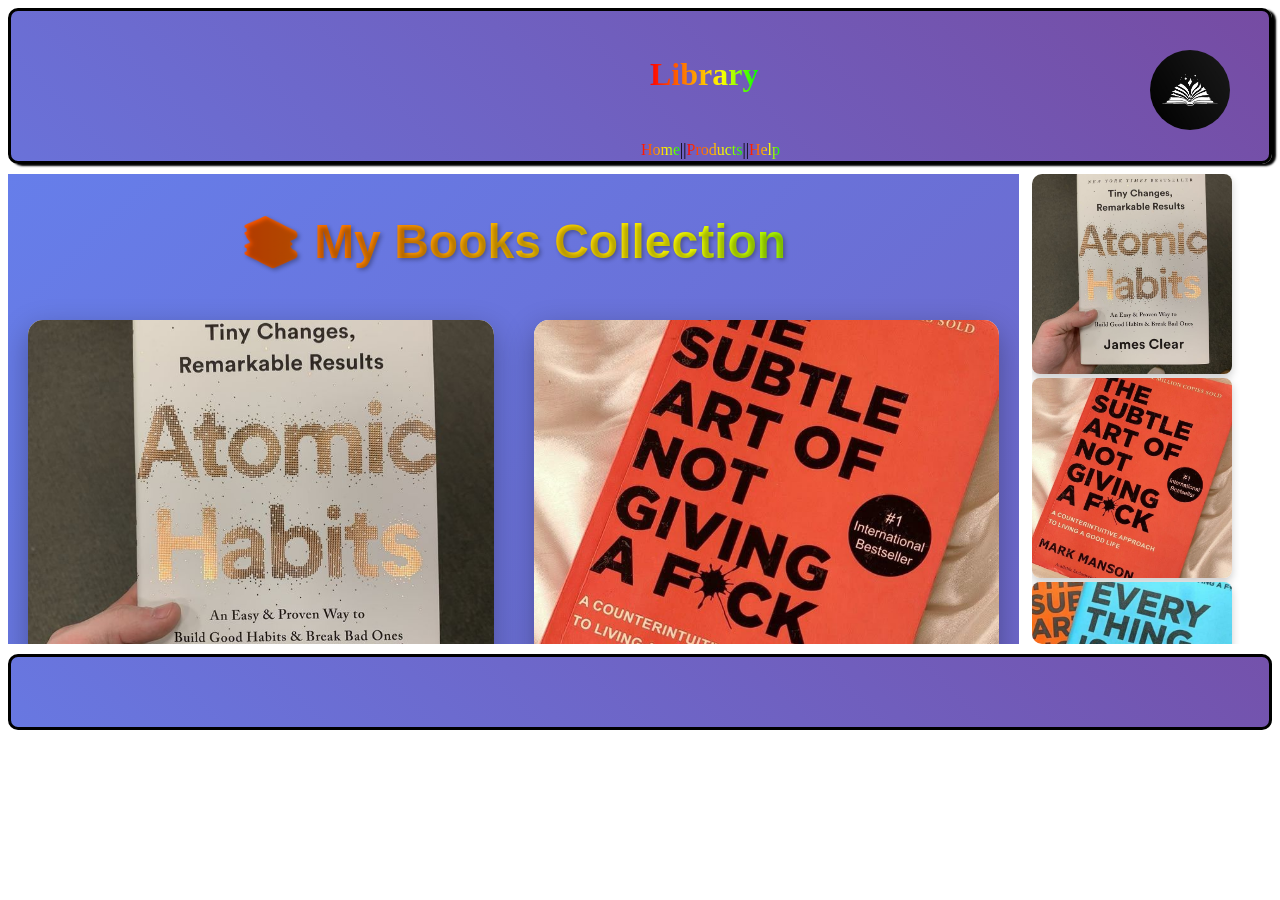
<file: index.html>
<!doctype html>
<html>
<head>
<meta charset="utf-8">
<title>Video Watch</title>
<link href="styles.css" rel="stylesheet" type="text/css">
</head>

<body>
	<header>
	<h1 id="titre">Library</h1>
	<img src="Book logo design vector _ Premium AI-generated vector.jpg" id="icon">
	<nav>
		<a href="home.html" target="reading-frame">Home</a>||<a href="" target="reading-frame">Products</a>||<a href="help.html" target="reading-frame">Help</a>
		</nav>
	</header>
	<main>
		<iframe name="reading-frame" src="home.html" frameborder="0"></iframe>
		<aside>
		<a href="book1.html" target="reading-frame">
    <img src="book1.jpg" alt="Book 1">
  </a>
  <a href="book2.html" target="reading-frame">
    <img src="book2.jpg" alt="Book 2">
  </a>
  <a href="book3.html" target="reading-frame">
    <img src="book3.jpg" alt="Book 3">
  </a>
  <a href="book4.html" target="reading-frame">
    <img src="book4.jpg" alt="Book 4">
  </a>
  <a href="book5.html" target="reading-frame">
    <img src="book5.jpg" alt="Book 5">
  </a>
  <a href="book6.html" target="reading-frame">
    <img src="book6.jpg" alt="Book 6">
  </a>
		
		
		
		</aside>
	</main>
	<footer><form action=""></form></footer>
</body>
</html>
</file>
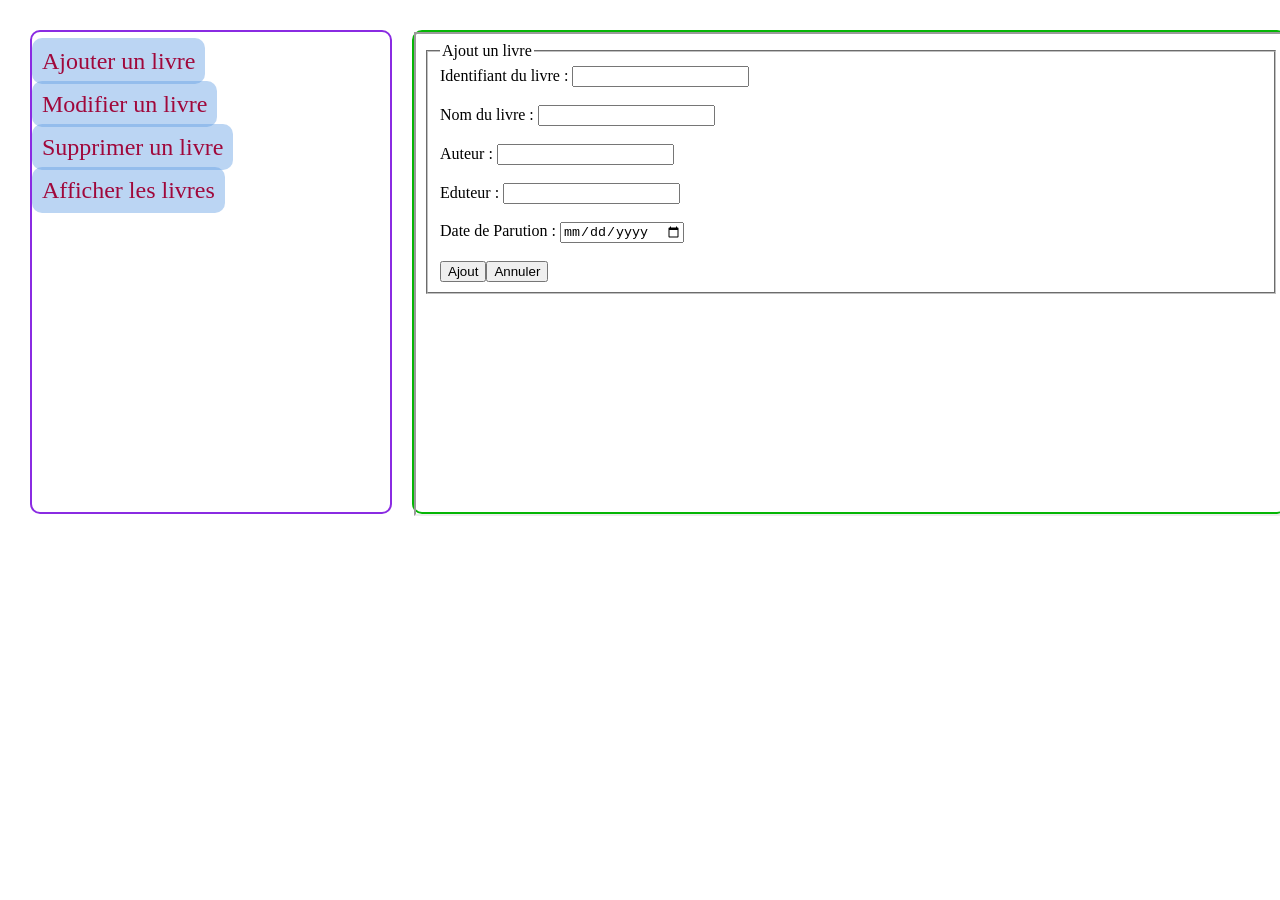
<file: Application1php - Copy/index.html>
<!doctype html>
<html>
<head>
<meta charset="utf-8">
<title>index</title>

<link href="styles.css" rel="stylesheet" type="text/css">
</head>

<body>
	<nav><p><a href="ajout.html" target="f" >Ajouter un livre</a></p>
		<p><a href="modifier.html" target="f" >Modifier un livre</a></p>
	    <p><a href="supprimer.html" target="f" >Supprimer un livre</a></p>
	    <p><a href="afficher.php" target="f" >Afficher les livres</a></p>
	</nav>
	<main><iframe name="f" src="ajout.html" ></iframe></main>
</body>
</html>
</file>
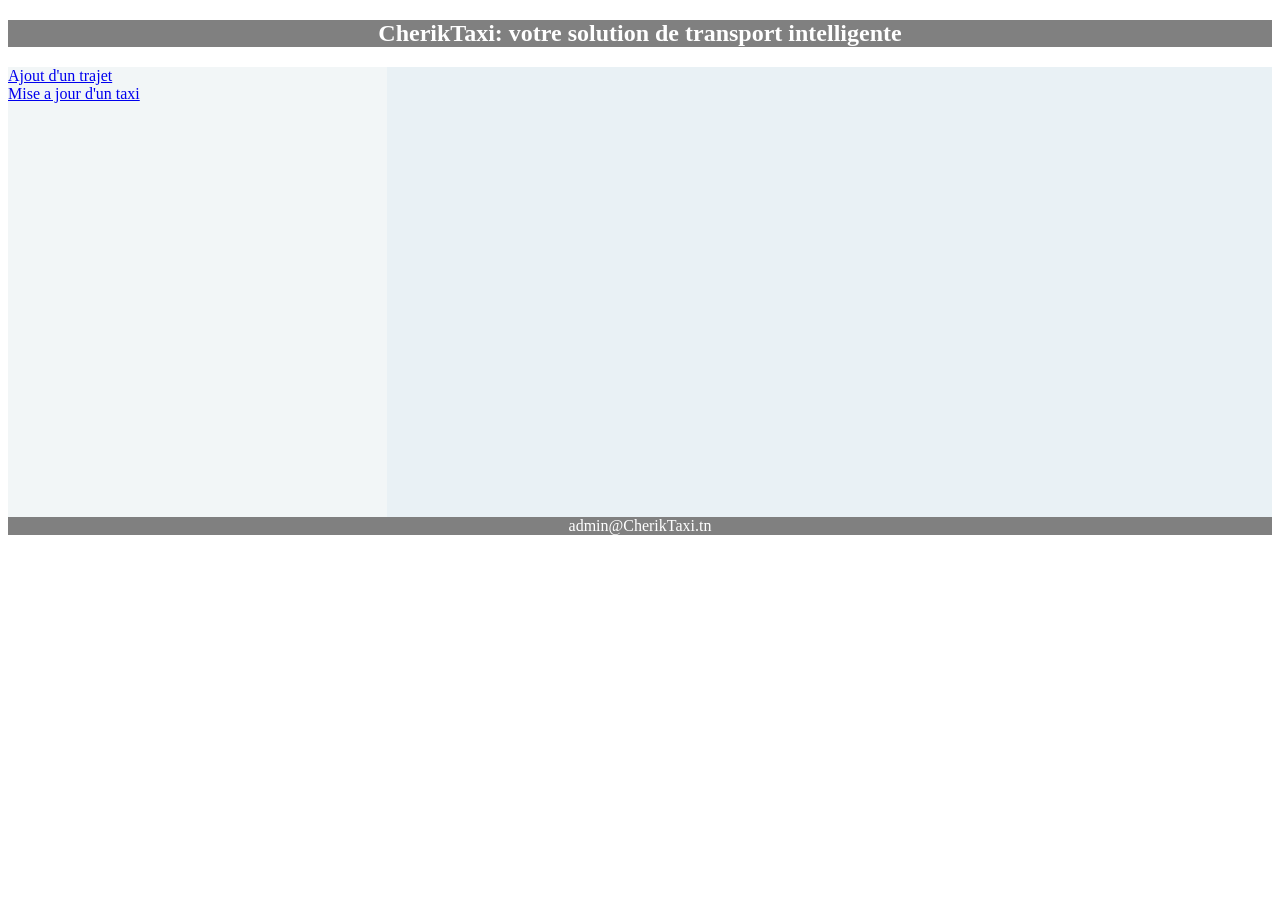
<file: bdmouheb/index.html>
<!doctype html>
<html>
<head>
<meta charset="utf-8">
<title>Document sans nom</title>
<link href="mesStyles.css" rel="stylesheet" type="text/css">
</head>

<body>
	<header>
		<h2 id="h2">CherikTaxi: votre solution de transport intelligente</h2>
	</header>
	<aside>
		<nav>
			<a href="ajout.html" target="if">Ajout d'un trajet</a><br>
			<a href="majtaxi.html" target="if">Mise a jour d'un taxi</a>
		</nav>
	</aside>
	<main>
		<section><iframe name="if"></iframe></section>
	</main>
	<footer>admin@CherikTaxi.tn</footer>
</body>
</html>
</file>
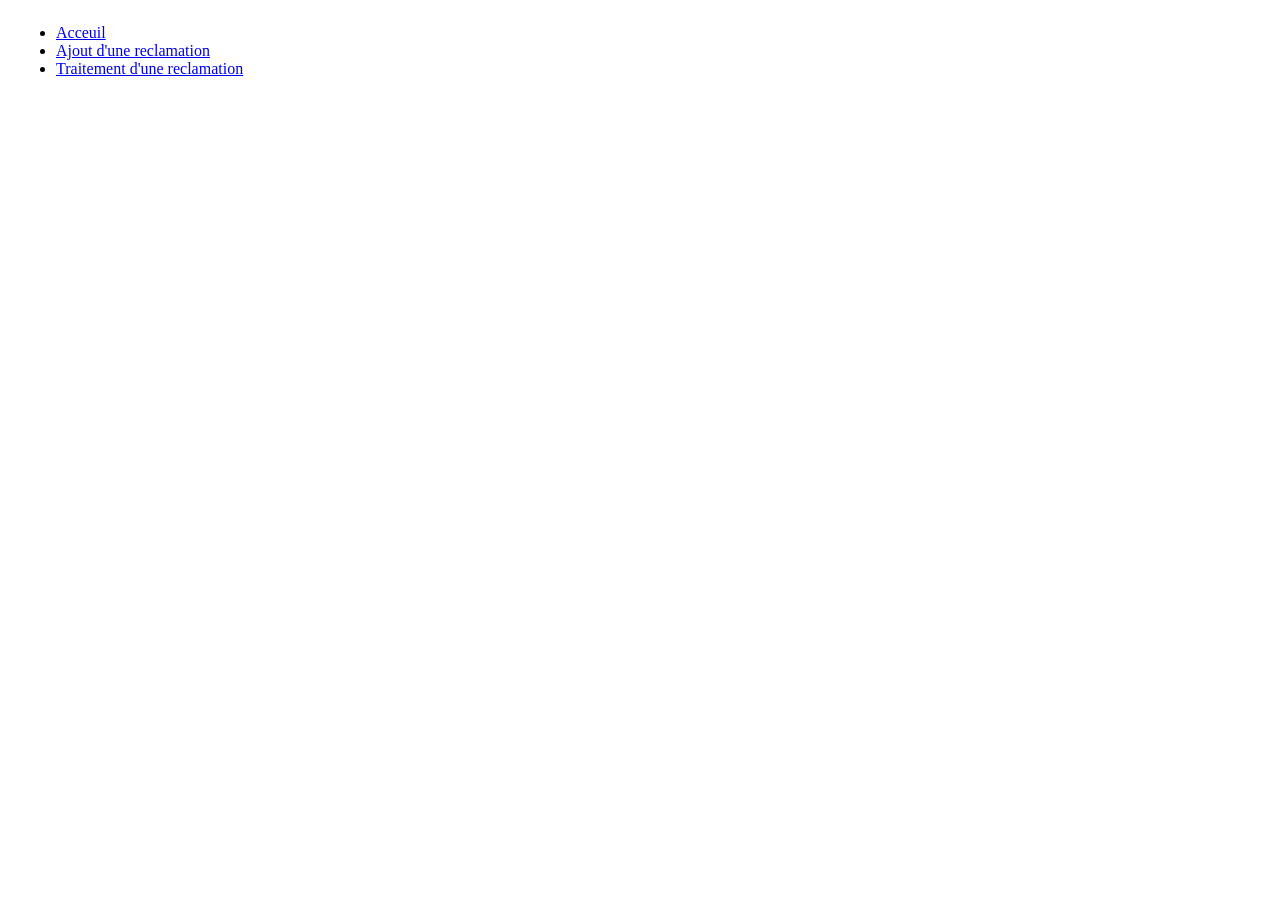
<file: SWreclamation01 - Copy/index.html>
<!doctype html>
<html>
	<head>
		<meta charset="utf-8">
		<title>TM - Page index</title>
		<link href="style.css" rel="stylesheet" type="text/css">
	</head>
	<body>
		<nav> 
			<iframe name="f1" src="liens.html"></iframe>
		</nav>
		<main>
			<iframe name="f2" src="accueil.php"></iframe>
		</main>
	</body>
</html>
</file>
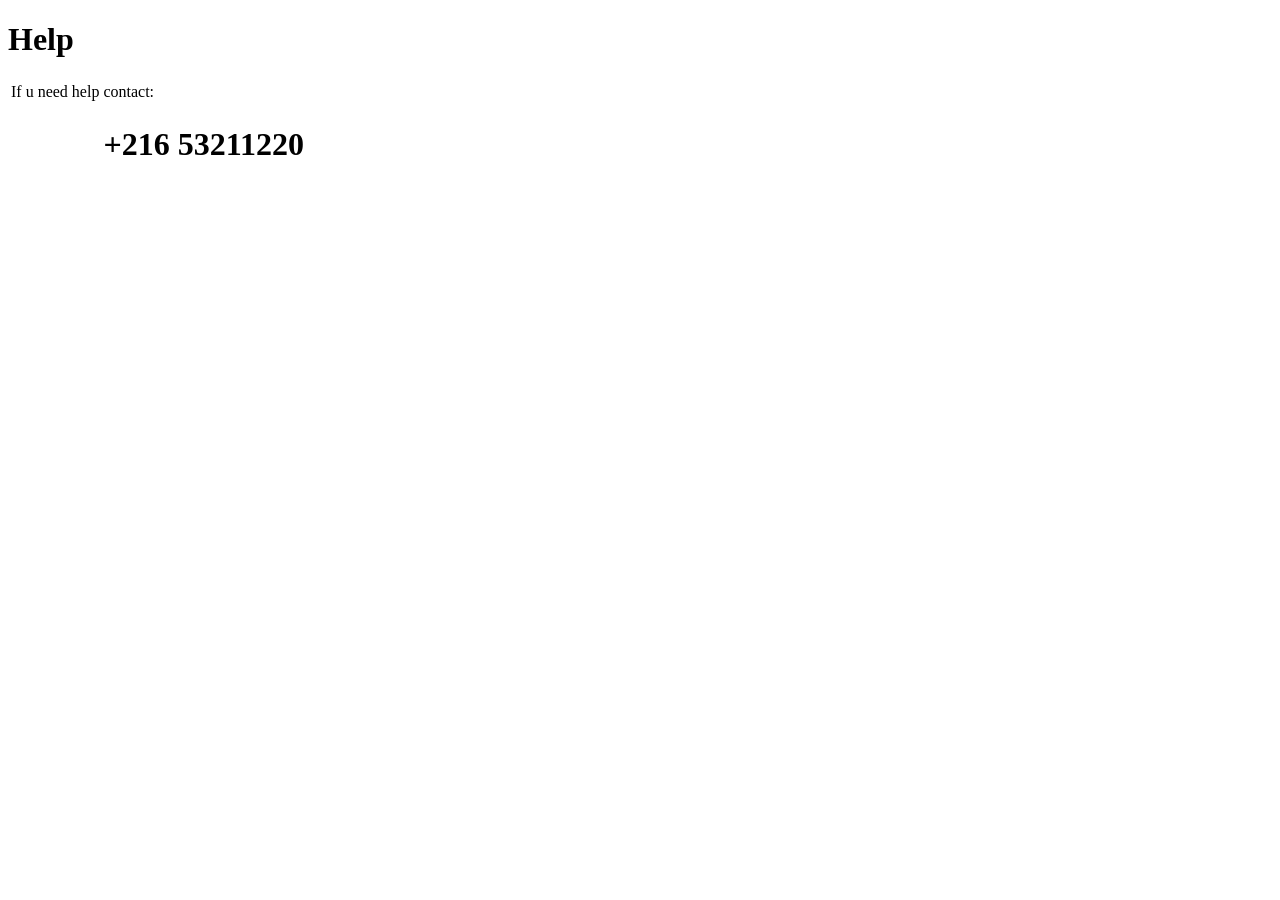
<file: help.html>
<!doctype html>
<html>
<head>
<meta charset="utf-8">
<title>Document sans nom</title>
</head>

<body>
	<h1>Help</h1>
	<table>
		<tr>
			<td>If u need help</td>
			<td>contact:</td>
		</tr>
		<tr>
			<td></td>
			<td> <h1> +216 53211220</h1></td>
		</tr>
	</table>
</body>
</html>
</file>
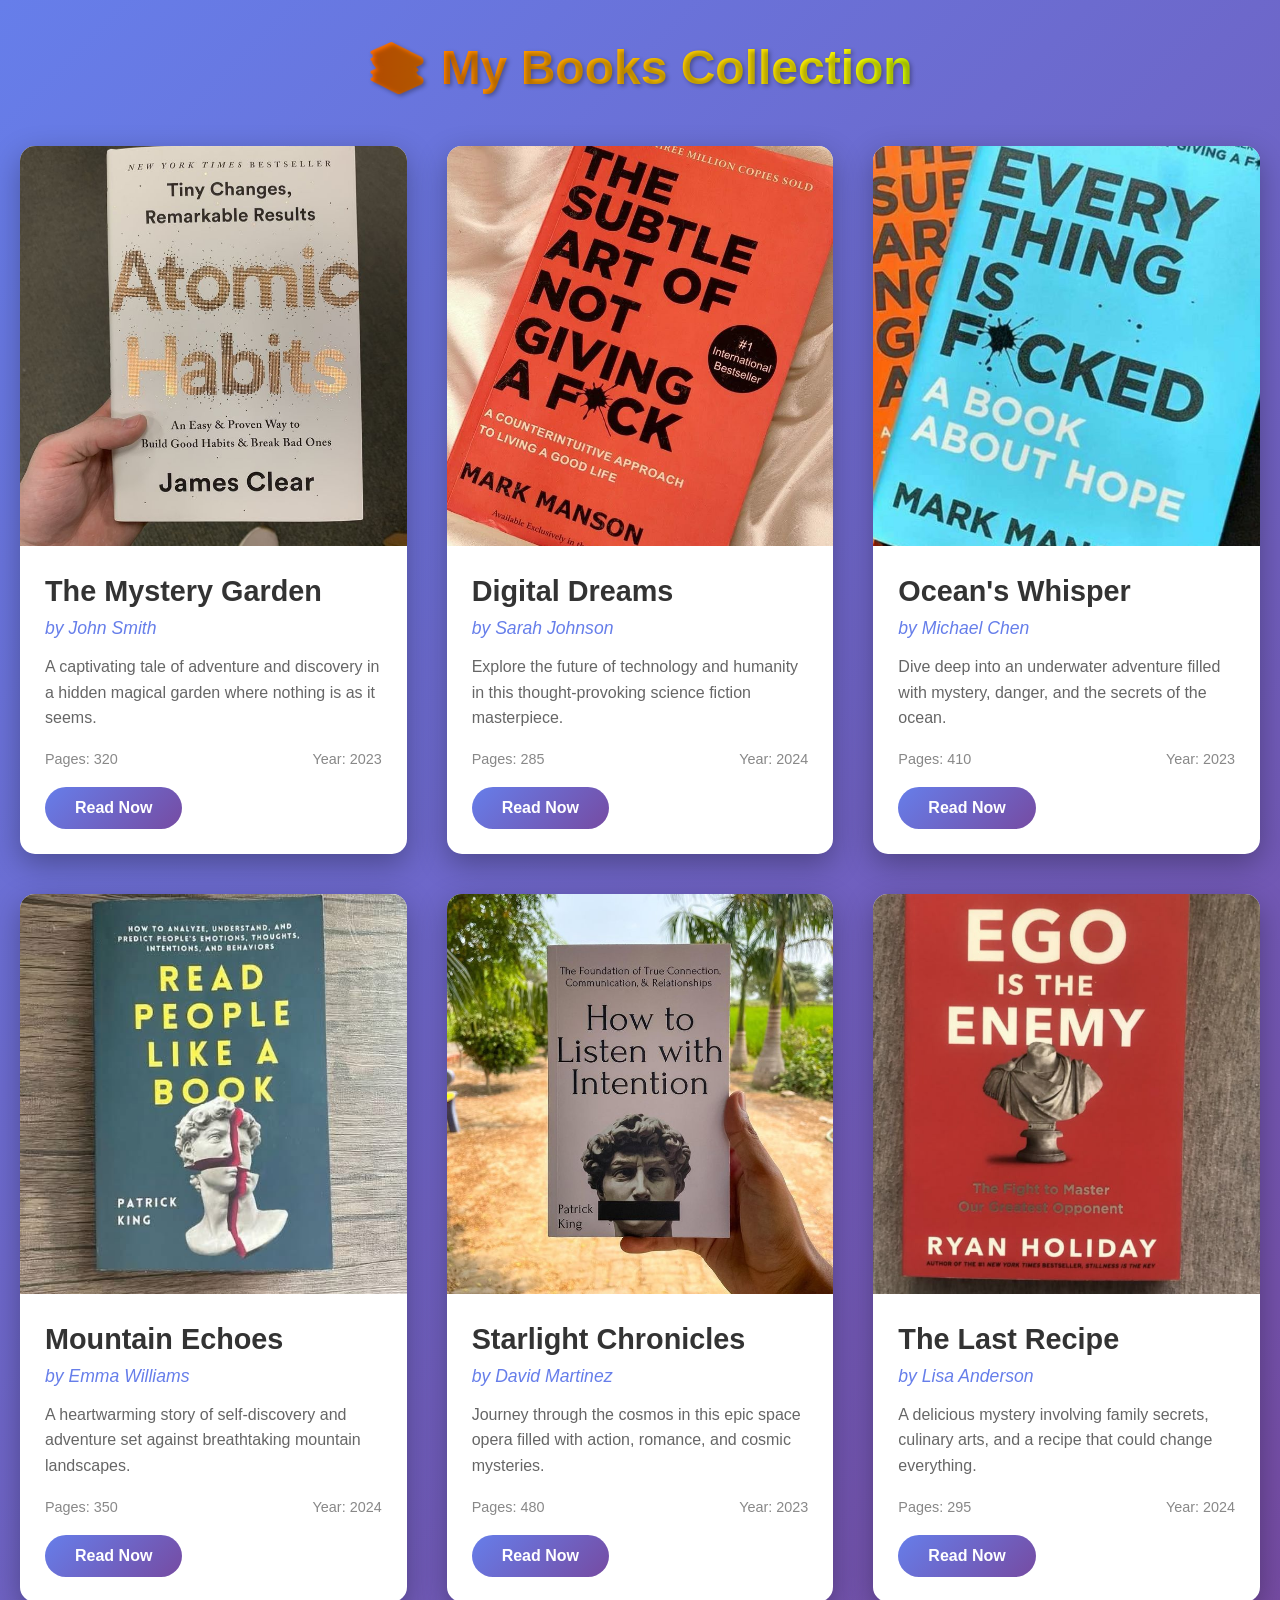
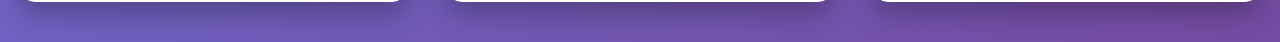
<file: home.html>
<!DOCTYPE html>
<html lang="en">
<head>
    <meta charset="UTF-8">
    <meta name="viewport" content="width=device-width, initial-scale=1.0">
    <title>Books Collection</title>
    <style>
        * {
            margin: 0;
            padding: 0;
            box-sizing: border-box;
        }

        body {
            font-family: 'Arial', sans-serif;
            background: linear-gradient(135deg, #667eea 0%, #764ba2 100%);
            padding: 40px 20px;
            min-height: 100vh;
        }

        h1 {
            text-align: center;
            background: -webkit-linear-gradient(left, #ff0000, #ff7f00, #ffff00, #00ff00, #0000ff, #4b0082, #9400d3);
            background: -o-linear-gradient(left, #ff0000, #ff7f00, #ffff00, #00ff00, #0000ff, #4b0082, #9400d3);
            background: linear-gradient(to right, #ff0000, #ff7f00, #ffff00, #00ff00, #0000ff, #4b0082, #9400d3);;
 	background-size: 200% auto;
  	-webkit-background-clip: text;
  	background-clip: text;
  	-webkit-text-fill-color: transparent;
  	transition: transform 0.3s ease;
  	animation: rainbow 3s linear infinite;
	
            font-size: 3em;
            margin-bottom: 50px;
            text-shadow: 2px 2px 4px rgba(0, 0, 0, 0.3);
        }

        .books-container {
            display: grid;
            grid-template-columns: repeat(auto-fit, minmax(300px, 1fr));
            gap: 40px;
            max-width: 1400px;
            margin: 0 auto;
        }

        .book-card {
            background: white;
            border-radius: 15px;
            overflow: hidden;
            box-shadow: 0 10px 30px rgba(0, 0, 0, 0.3);
            transition: all 0.4s ease;
            animation: fadeInUp 0.6s ease forwards;
            opacity: 0;
        }

        .book-card:nth-child(1) { animation-delay: 0.1s; }
        .book-card:nth-child(2) { animation-delay: 0.2s; }
        .book-card:nth-child(3) { animation-delay: 0.3s; }
        .book-card:nth-child(4) { animation-delay: 0.4s; }
        .book-card:nth-child(5) { animation-delay: 0.5s; }
        .book-card:nth-child(6) { animation-delay: 0.6s; }

        .book-card:hover {
            transform: translateY(-10px) scale(1.02);
            box-shadow: 0 20px 40px rgba(0, 0, 0, 0.4);
        }

        .book-image {
            width: 100%;
            height: 400px;
            object-fit: cover;
            transition: transform 0.4s ease;
        }

        .book-card:hover .book-image {
            transform: scale(1.1);
        }

        .book-info {
            padding: 25px;
        }

        .book-title {
            font-size: 1.8em;
            color: #333;
            margin-bottom: 10px;
            font-weight: bold;
        }

        .book-author {
            color: #667eea;
            font-size: 1.1em;
            margin-bottom: 15px;
            font-style: italic;
        }

        .book-description {
            color: #666;
            line-height: 1.6;
            margin-bottom: 20px;
        }

        .book-details {
            display: flex;
            justify-content: space-between;
            margin-bottom: 20px;
            font-size: 0.9em;
            color: #888;
        }

        .read-button {
            display: inline-block;
            background: linear-gradient(135deg, #667eea, #764ba2);
            color: white;
            padding: 12px 30px;
            border-radius: 25px;
            text-decoration: none;
            transition: all 0.3s ease;
            font-weight: bold;
            text-align: center;
        }

        .read-button:hover {
            transform: translateY(-3px);
            box-shadow: 0 5px 15px rgba(102, 126, 234, 0.4);
        }

        @keyframes fadeInUp {
            from {
                opacity: 0;
                transform: translateY(30px);
            }
            to {
                opacity: 1;
                transform: translateY(0);
            }
        }
		@keyframes rainbow {
  to {
    background-position: 200% center;
  }
}
    </style>
</head>
<body>
    <h1>📚 My Books Collection</h1>
    
    <div class="books-container">
        <!-- Book 1 -->
        <div class="book-card">
            <img src="book1.jpg" alt="Book 1" class="book-image">
            <div class="book-info">
                <h2 class="book-title">The Mystery Garden</h2>
                <p class="book-author">by John Smith</p>
                <p class="book-description">
                    A captivating tale of adventure and discovery in a hidden magical garden where nothing is as it seems.
                </p>
                <div class="book-details">
                    <span>Pages: 320</span>
                    <span>Year: 2023</span>
                </div>
                <a href="book1.html" target="reading-frame" class="read-button">Read Now</a>
            </div>
        </div>

        <!-- Book 2 -->
        <div class="book-card">
            <img src="book2.jpg" alt="Book 2" class="book-image">
            <div class="book-info">
                <h2 class="book-title">Digital Dreams</h2>
                <p class="book-author">by Sarah Johnson</p>
                <p class="book-description">
                    Explore the future of technology and humanity in this thought-provoking science fiction masterpiece.
                </p>
                <div class="book-details">
                    <span>Pages: 285</span>
                    <span>Year: 2024</span>
                </div>
                <a href="book2.html" target="reading-frame" class="read-button">Read Now</a>
            </div>
        </div>

        <!-- Book 3 -->
        <div class="book-card">
            <img src="book3.jpg" alt="Book 3" class="book-image">
            <div class="book-info">
                <h2 class="book-title">Ocean's Whisper</h2>
                <p class="book-author">by Michael Chen</p>
                <p class="book-description">
                    Dive deep into an underwater adventure filled with mystery, danger, and the secrets of the ocean.
                </p>
                <div class="book-details">
                    <span>Pages: 410</span>
                    <span>Year: 2023</span>
                </div>
                <a href="book3.html" target="reading-frame" class="read-button">Read Now</a>
            </div>
        </div>

        <!-- Book 4 -->
        <div class="book-card">
            <img src="book4.jpg" alt="Book 4" class="book-image">
            <div class="book-info">
                <h2 class="book-title">Mountain Echoes</h2>
                <p class="book-author">by Emma Williams</p>
                <p class="book-description">
                    A heartwarming story of self-discovery and adventure set against breathtaking mountain landscapes.
                </p>
                <div class="book-details">
                    <span>Pages: 350</span>
                    <span>Year: 2024</span>
                </div>
                <a href="book4.html" target="reading-frame" class="read-button">Read Now</a>
            </div>
        </div>

        <!-- Book 5 -->
        <div class="book-card">
            <img src="book5.jpg" alt="Book 5" class="book-image">
            <div class="book-info">
                <h2 class="book-title">Starlight Chronicles</h2>
                <p class="book-author">by David Martinez</p>
                <p class="book-description">
                    Journey through the cosmos in this epic space opera filled with action, romance, and cosmic mysteries.
                </p>
                <div class="book-details">
                    <span>Pages: 480</span>
                    <span>Year: 2023</span>
                </div>
                <a href="book5.html" target="reading-frame" class="read-button">Read Now</a>
            </div>
        </div>

        <!-- Book 6 -->
        <div class="book-card">
            <img src="book6.jpg" alt="Book 6" class="book-image">
            <div class="book-info">
                <h2 class="book-title">The Last Recipe</h2>
                <p class="book-author">by Lisa Anderson</p>
                <p class="book-description">
                    A delicious mystery involving family secrets, culinary arts, and a recipe that could change everything.
                </p>
                <div class="book-details">
                    <span>Pages: 295</span>
                    <span>Year: 2024</span>
                </div>
                <a href="book6.html" target="reading-frame" class="read-button">Read Now</a>
            </div>
        </div>
    </div>
</body>
</html>
</file>
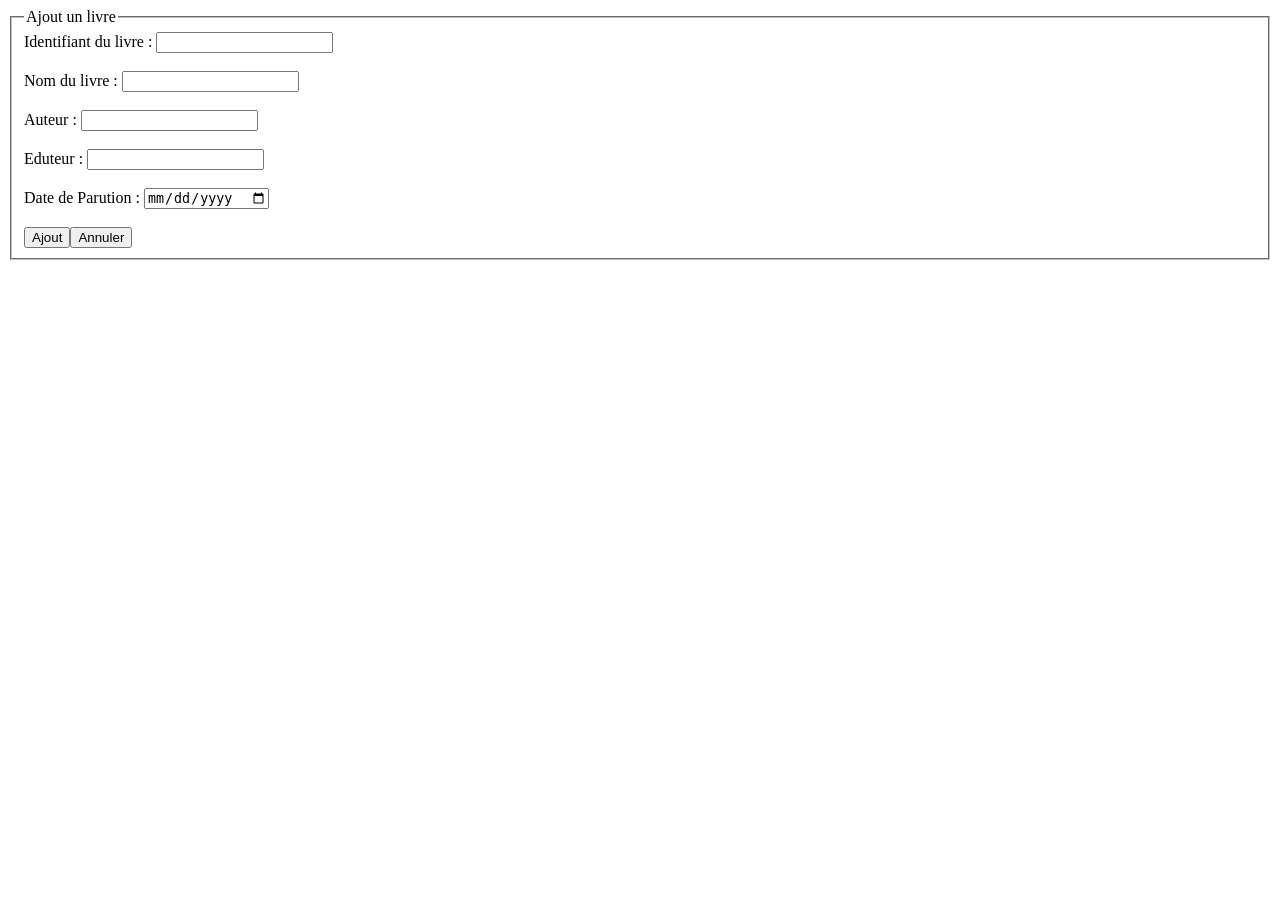
<file: Application1php - Copy/ajout.html>
<!doctype html>
<html>
<head>
<meta charset="utf-8">
<title>Document sans nom</title>
</head>

<body><form action="ajout.php" method="POST">
	<fieldset>
		<legend>Ajout un livre</legend>
		Identifiant du livre : <input type="text" name="id"><br><br>
		Nom du livre : <input type="text" name="nl"><br><br>
		Auteur : <input type="text" name="au"><br><br>
		Eduteur : <input type="text" name="edu"><br><br>
		Date de Parution : <input type="date" name="dp"><br><br>
		<input type="submit" value="Ajout"><input type="reset" value="Annuler">
	</fieldset></form>
</body>
</html>
</file>
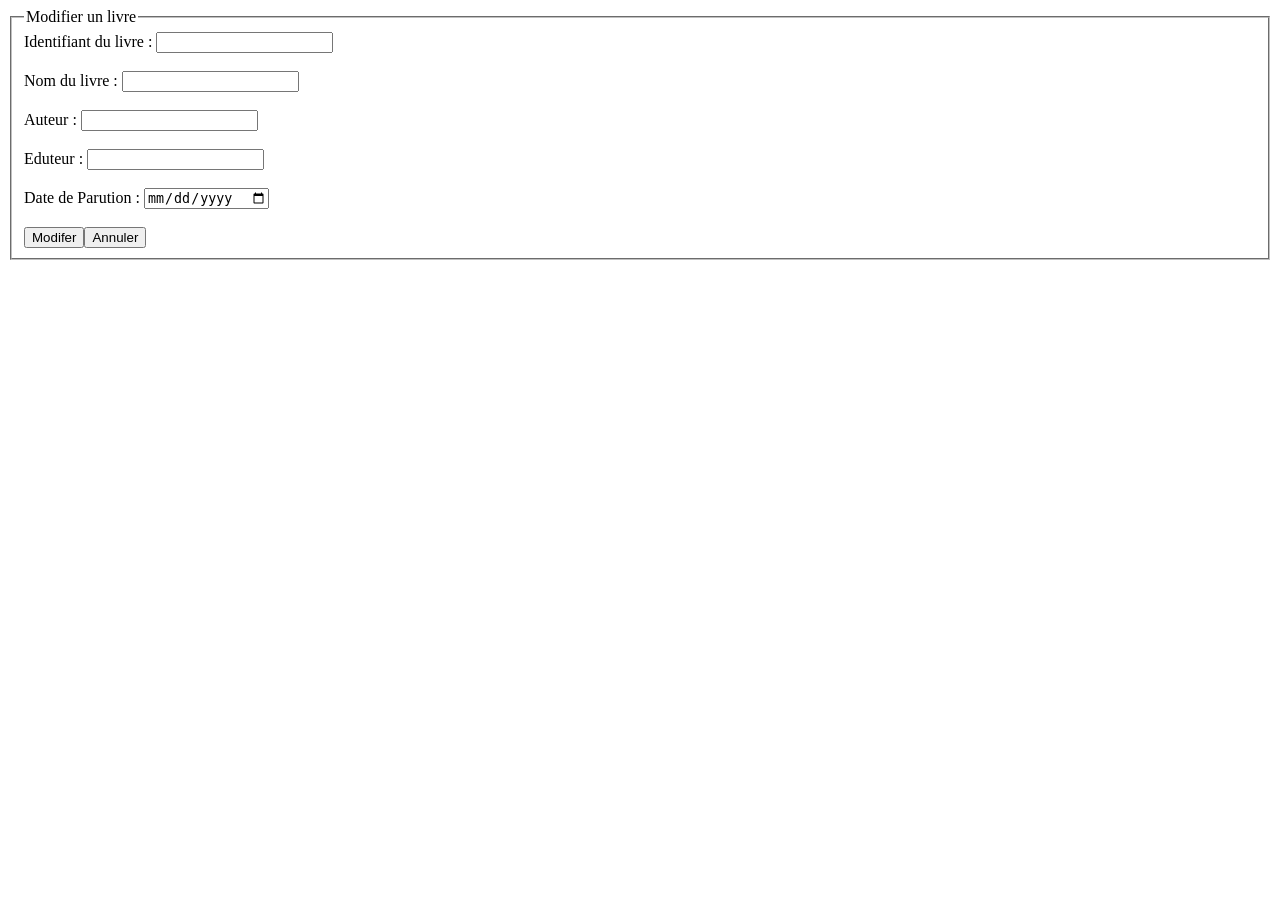
<file: Application1php - Copy/modifier.html>
<!doctype html>
<html>
<head>
<meta charset="utf-8">
<title>Document sans nom</title>
</head>

<body><form action="modifier.php" method="POST">
	<fieldset>
		<legend>Modifier un livre</legend>
		Identifiant du livre : <input type="text" name="id"><br><br>
		Nom du livre : <input type="text" name="nl"><br><br>
		Auteur : <input type="text" name="au"><br><br>
		Eduteur : <input type="text" name="edu"><br><br>
		Date de Parution : <input type="date" name="dp"><br><br>
		<input type="submit" value="Modifer"><input type="reset" value="Annuler">
	</fieldset></form>
</body>
</html>
</file>
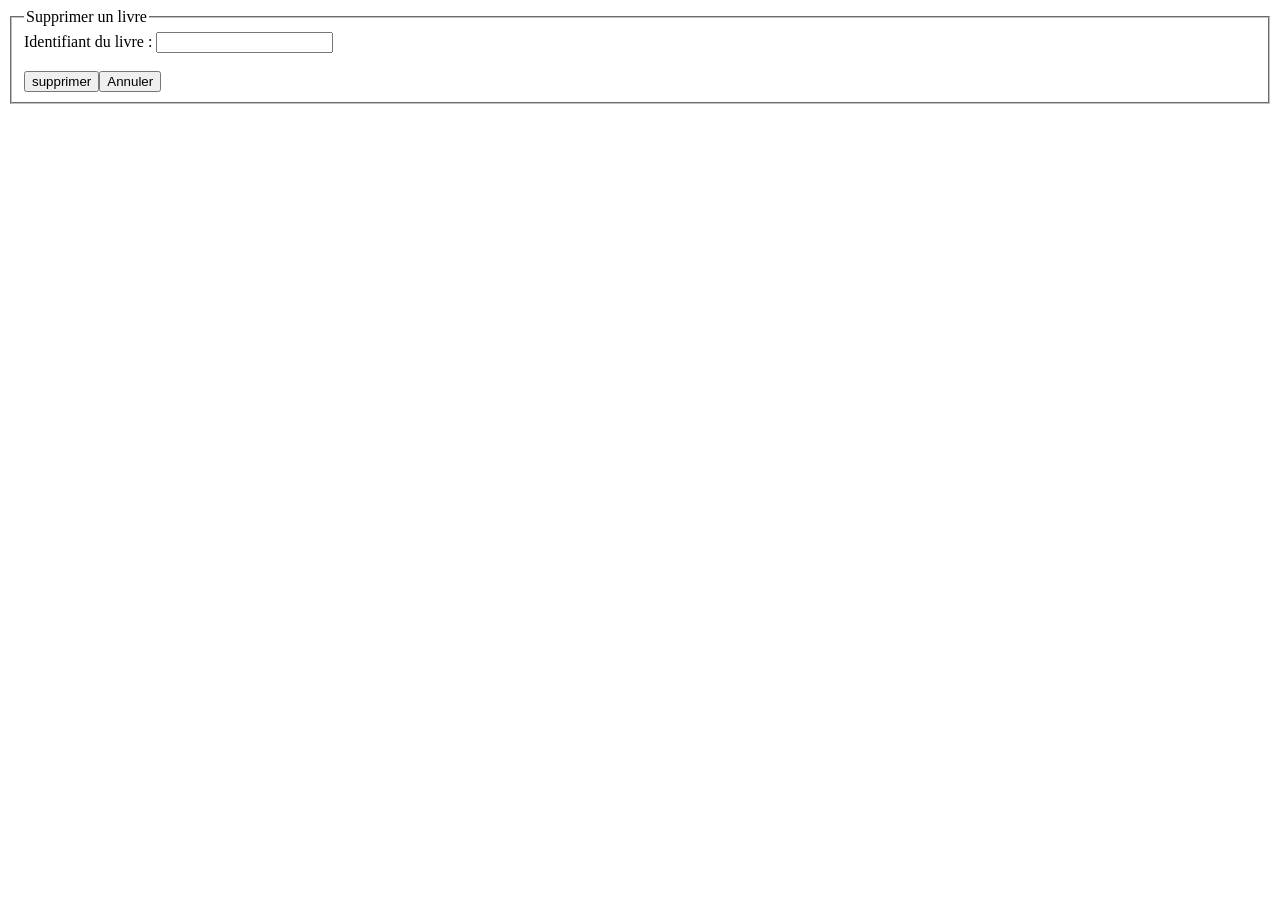
<file: Application1php - Copy/supprimer.html>
<!doctype html>
<html>
<head>
<meta charset="utf-8">
<title>Document sans nom</title>
</head>

<body><form action="supprimer.php" method="POST">
	<fieldset>
		<legend>Supprimer un livre</legend>
		Identifiant du livre : <input type="text" name="id"><br><br>
		<input type="submit" value="supprimer"><input type="reset" value="Annuler">
	</fieldset></form>
</body>
</html>
</file>
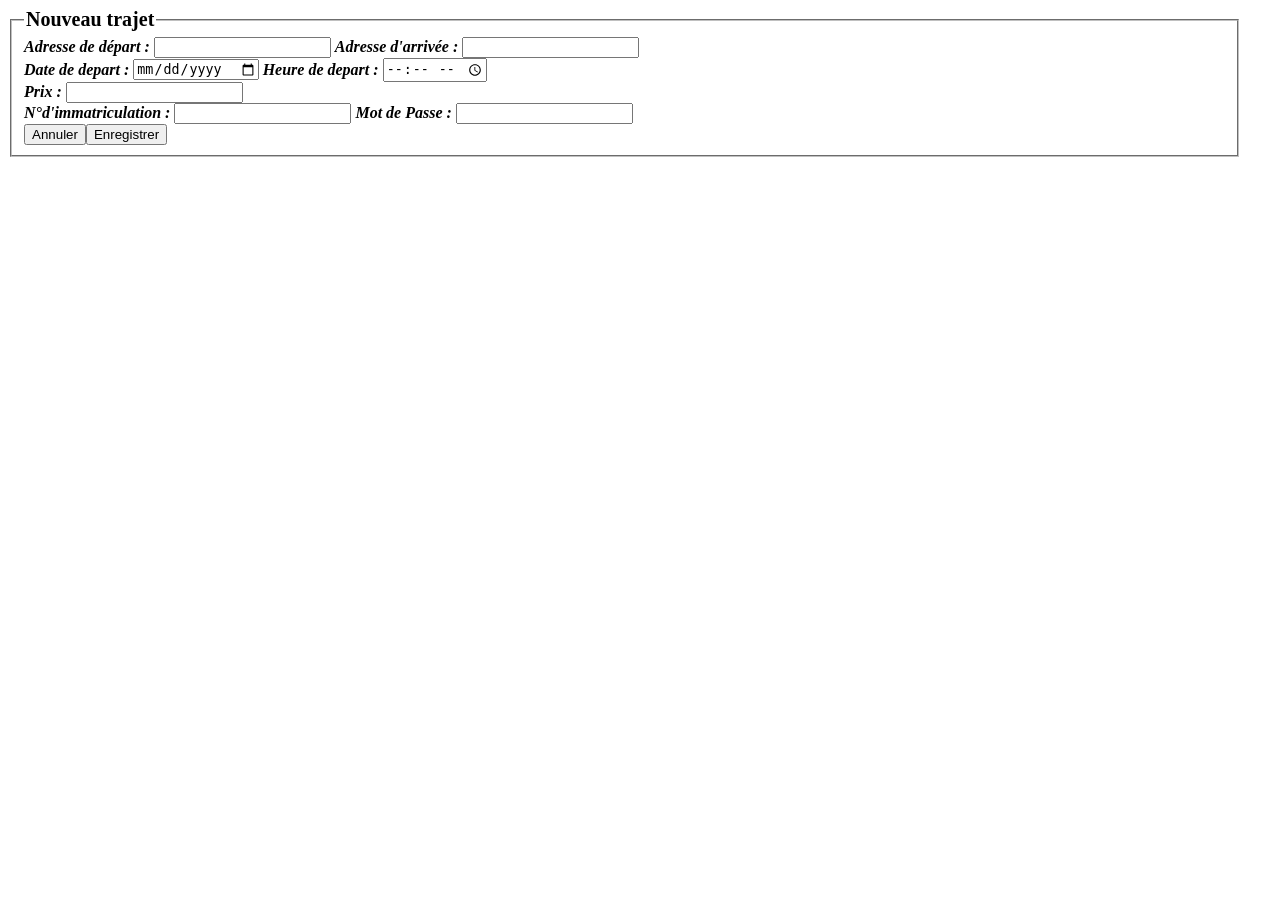
<file: bdmouheb/ajout.html>
<!doctype html>
<html>
<head>
<meta charset="utf-8">
<link href="mesStyles.css" rel="stylesheet" type="text/css">
<script src="mesControles.js"></script>


</head>

<body>
	<form action="ajout.php" onSubmit="return trajet()">
		<fieldset>
			<legend>Nouveau trajet</legend>
			<label for=""> Adresse de départ : </label><input type="text" id="ad"> <label for=""> Adresse d'arrivée : </label><input type="text" id="aa"><br>
			<label for=""> Date de depart : </label><input type="date" id="ddd"><label for=""> Heure de depart : </label><input type="time" id="hdd"><br>
			<label for=""> Prix : </label><input type="number" id="prix"> <br>
			<label for=""> N°d'immatriculation : </label><input type="text" id="nimm"><label for=""> Mot de Passe : </label><input type="password" id="mdp"><br>
			<input type="reset" value="Annuler"><input type="submit" value="Enregistrer">
		</fieldset>
	</form>
</body>
</html>
</file>
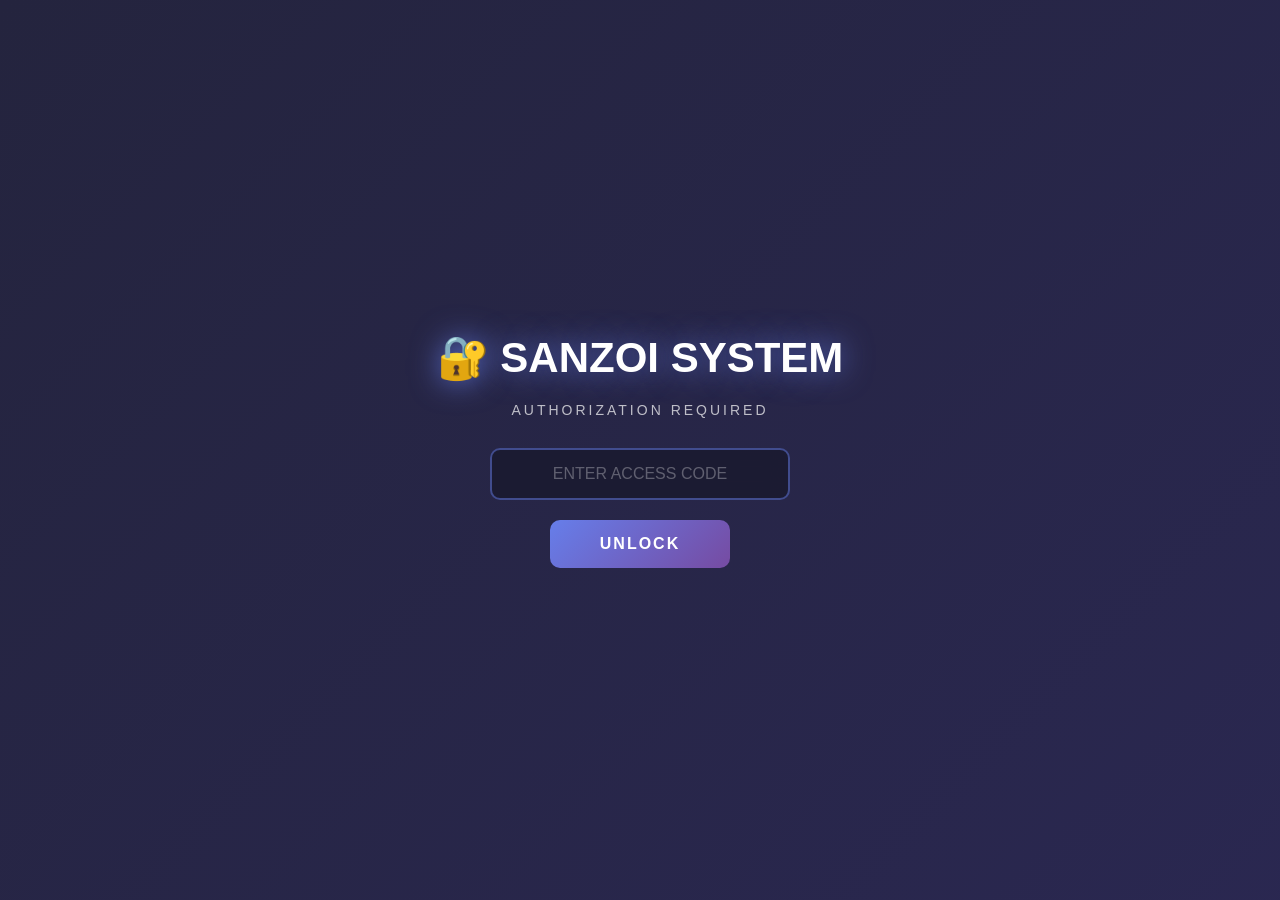
<file: for @Moha oc/cc checker.html>
<!DOCTYPE html>
<html lang="en">
<head>
    <meta charset="UTF-8">
    <meta name="viewport" content="width=device-width, initial-scale=1.0">
    <title>SanZoi CC Checker</title>
    <style>
        * {
            margin: 0;
            padding: 0;
            box-sizing: border-box;
        }

        @keyframes gradientShift {
            0% { background-position: 0% 50%; }
            50% { background-position: 100% 50%; }
            100% { background-position: 0% 50%; }
        }

        @keyframes float {
            0%, 100% { transform: translateY(0px); }
            50% { transform: translateY(-20px); }
        }

        @keyframes pulse {
            0%, 100% { opacity: 1; }
            50% { opacity: 0.5; }
        }

        @keyframes slideIn {
            from {
                opacity: 0;
                transform: translateY(30px);
            }
            to {
                opacity: 1;
                transform: translateY(0);
            }
        }

        @keyframes glow {
            0%, 100% { box-shadow: 0 0 20px rgba(102, 126, 234, 0.5); }
            50% { box-shadow: 0 0 40px rgba(118, 75, 162, 0.8); }
        }

        body {
            font-family: 'Segoe UI', Tahoma, Geneva, Verdana, sans-serif;
            background: linear-gradient(-45deg, #0f0c29, #302b63, #24243e, #1a1a2e);
            background-size: 400% 400%;
            animation: gradientShift 15s ease infinite;
            min-height: 100vh;
            padding: 20px;
            position: relative;
            overflow-x: hidden;
        }

        body::before {
            content: '';
            position: fixed;
            width: 100%;
            height: 100%;
            top: 0;
            left: 0;
            background: 
                radial-gradient(circle at 20% 80%, rgba(102, 126, 234, 0.1) 0%, transparent 50%),
                radial-gradient(circle at 80% 20%, rgba(118, 75, 162, 0.1) 0%, transparent 50%);
            pointer-events: none;
        }

        .container {
            max-width: 1200px;
            margin: 0 auto;
            background: rgba(26, 26, 46, 0.9);
            border-radius: 20px;
            box-shadow: 0 20px 60px rgba(0,0,0,0.5);
            overflow: hidden;
            backdrop-filter: blur(10px);
            border: 1px solid rgba(102, 126, 234, 0.2);
            animation: slideIn 0.6s ease-out;
        }

        .header {
            background: linear-gradient(135deg, rgba(102, 126, 234, 0.2) 0%, rgba(118, 75, 162, 0.2) 100%);
            color: white;
            padding: 40px;
            text-align: center;
            position: relative;
            overflow: hidden;
        }

        .header::before {
            content: '';
            position: absolute;
            top: -50%;
            left: -50%;
            width: 200%;
            height: 200%;
            background: linear-gradient(45deg, transparent, rgba(102, 126, 234, 0.1), transparent);
            animation: gradientShift 3s linear infinite;
        }

        .header h1 {
            font-size: 36px;
            margin-bottom: 10px;
            position: relative;
            z-index: 1;
            text-shadow: 0 0 20px rgba(102, 126, 234, 0.5);
            animation: float 3s ease-in-out infinite;
        }

        .header p {
            opacity: 0.8;
            font-size: 14px;
            position: relative;
            z-index: 1;
            letter-spacing: 2px;
            text-transform: uppercase;
        }

        #authScreen {
            position: fixed;
            top: 0;
            left: 0;
            width: 100%;
            height: 100%;
            background: linear-gradient(-45deg, #0f0c29, #302b63, #24243e);
            background-size: 400% 400%;
            animation: gradientShift 15s ease infinite;
            display: flex;
            flex-direction: column;
            justify-content: center;
            align-items: center;
            z-index: 1000;
        }

        #authScreen h2 {
            color: white;
            font-size: 42px;
            margin-bottom: 20px;
            text-shadow: 0 0 30px rgba(102, 126, 234, 0.8);
            animation: pulse 2s ease-in-out infinite;
        }

        #authScreen p {
            color: rgba(255,255,255,0.7);
            margin-bottom: 30px;
            letter-spacing: 3px;
            text-transform: uppercase;
            font-size: 14px;
        }

        #authScreen input {
            padding: 15px 30px;
            border: 2px solid rgba(102, 126, 234, 0.5);
            background: rgba(26, 26, 46, 0.8);
            color: white;
            border-radius: 10px;
            font-size: 16px;
            width: 300px;
            text-align: center;
            transition: all 0.3s;
            backdrop-filter: blur(10px);
        }

        #authScreen input:focus {
            outline: none;
            border-color: #667eea;
            box-shadow: 0 0 30px rgba(102, 126, 234, 0.5);
            transform: scale(1.05);
        }

        #authScreen input::placeholder {
            color: rgba(255,255,255,0.3);
        }

        #authScreen button {
            margin-top: 20px;
            padding: 15px 50px;
            background: linear-gradient(135deg, #667eea 0%, #764ba2 100%);
            border: none;
            color: white;
            border-radius: 10px;
            cursor: pointer;
            font-weight: 600;
            font-size: 16px;
            transition: all 0.3s;
            text-transform: uppercase;
            letter-spacing: 2px;
        }

        #authScreen button:hover {
            transform: translateY(-3px);
            box-shadow: 0 10px 30px rgba(102, 126, 234, 0.5);
        }

        .locked {
            filter: blur(10px);
            pointer-events: none;
            user-select: none;
        }

        .content {
            padding: 40px;
        }

        .processor-select {
            display: flex;
            gap: 20px;
            margin-bottom: 40px;
            flex-wrap: wrap;
        }

        .processor-btn {
            flex: 1;
            min-width: 150px;
            padding: 20px;
            border: 2px solid rgba(102, 126, 234, 0.3);
            background: rgba(26, 26, 46, 0.6);
            border-radius: 12px;
            cursor: pointer;
            transition: all 0.4s;
            display: flex;
            align-items: center;
            justify-content: center;
            gap: 10px;
            color: white;
            font-weight: 600;
            position: relative;
            overflow: hidden;
        }

        .processor-btn::before {
            content: '';
            position: absolute;
            top: 0;
            left: -100%;
            width: 100%;
            height: 100%;
            background: linear-gradient(90deg, transparent, rgba(102, 126, 234, 0.3), transparent);
            transition: left 0.5s;
        }

        .processor-btn:hover::before {
            left: 100%;
        }

        .processor-btn:hover {
            border-color: #667eea;
            transform: translateY(-5px);
            box-shadow: 0 10px 30px rgba(102, 126, 234, 0.4);
        }

        .processor-btn.active {
            border-color: #667eea;
            background: linear-gradient(135deg, rgba(102, 126, 234, 0.3) 0%, rgba(118, 75, 162, 0.3) 100%);
            animation: glow 2s ease-in-out infinite;
        }

        .processor-btn span:first-child {
            font-size: 24px;
        }

        .input-section {
            margin-bottom: 40px;
        }

        .input-section h3 {
            margin-bottom: 20px;
            color: white;
            font-size: 20px;
            text-shadow: 0 0 10px rgba(102, 126, 234, 0.5);
        }

        textarea {
            width: 100%;
            min-height: 250px;
            padding: 20px;
            border: 2px solid rgba(102, 126, 234, 0.3);
            border-radius: 12px;
            font-family: 'Courier New', monospace;
            font-size: 14px;
            resize: vertical;
            background: rgba(15, 12, 41, 0.8);
            color: #00ff88;
            transition: all 0.3s;
        }

        textarea:focus {
            outline: none;
            border-color: #667eea;
            box-shadow: 0 0 20px rgba(102, 126, 234, 0.3);
        }

        textarea::placeholder {
            color: rgba(0, 255, 136, 0.3);
        }

        .format-info {
            margin-top: 15px;
            padding: 15px;
            background: rgba(102, 126, 234, 0.1);
            border-radius: 8px;
            font-size: 13px;
            color: rgba(255, 255, 255, 0.7);
            border-left: 3px solid #667eea;
        }

        .controls {
            display: flex;
            gap: 20px;
            margin-bottom: 40px;
        }

        .btn {
            padding: 18px 40px;
            border: none;
            border-radius: 12px;
            font-size: 16px;
            font-weight: 700;
            cursor: pointer;
            transition: all 0.3s;
            text-transform: uppercase;
            letter-spacing: 1px;
        }

        .btn-primary {
            background: linear-gradient(135deg, #667eea 0%, #764ba2 100%);
            color: white;
            flex: 1;
            box-shadow: 0 5px 20px rgba(102, 126, 234, 0.3);
        }

        .btn-primary:hover {
            transform: translateY(-3px);
            box-shadow: 0 10px 40px rgba(102, 126, 234, 0.5);
        }

        .btn-secondary {
            background: rgba(255, 255, 255, 0.1);
            color: white;
            border: 2px solid rgba(255, 255, 255, 0.2);
        }

        .btn-secondary:hover {
            background: rgba(255, 255, 255, 0.2);
            transform: translateY(-3px);
        }

        .results {
            display: none;
            animation: slideIn 0.5s ease-out;
        }

        .results.active {
            display: block;
        }

        .results h3 {
            margin-bottom: 25px;
            color: white;
            font-size: 24px;
            text-shadow: 0 0 10px rgba(102, 126, 234, 0.5);
        }

        .stats {
            display: grid;
            grid-template-columns: repeat(auto-fit, minmax(200px, 1fr));
            gap: 20px;
            margin-bottom: 30px;
        }

        .stat-card {
            padding: 30px;
            border-radius: 15px;
            text-align: center;
            transition: all 0.3s;
            position: relative;
            overflow: hidden;
        }

        .stat-card::before {
            content: '';
            position: absolute;
            top: -50%;
            left: -50%;
            width: 200%;
            height: 200%;
            background: linear-gradient(45deg, transparent, rgba(255, 255, 255, 0.05), transparent);
            animation: gradientShift 3s linear infinite;
        }

        .stat-card:hover {
            transform: translateY(-5px);
        }

        .stat-card.total {
            background: linear-gradient(135deg, rgba(0, 255, 255, 0.2) 0%, rgba(0, 255, 255, 0.1) 100%);
            border: 2px solid rgba(0, 255, 255, 0.3);
        }

        .stat-card.valid {
            background: linear-gradient(135deg, rgba(0, 255, 136, 0.2) 0%, rgba(0, 255, 136, 0.1) 100%);
            border: 2px solid rgba(0, 255, 136, 0.3);
        }

        .stat-card.invalid {
            background: linear-gradient(135deg, rgba(255, 68, 68, 0.2) 0%, rgba(255, 68, 68, 0.1) 100%);
            border: 2px solid rgba(255, 68, 68, 0.3);
        }

        .stat-card .number {
            font-size: 42px;
            font-weight: bold;
            margin-bottom: 10px;
            color: white;
            position: relative;
            z-index: 1;
            text-shadow: 0 0 20px currentColor;
        }

        .stat-card .label {
            font-size: 14px;
            color: rgba(255, 255, 255, 0.7);
            text-transform: uppercase;
            letter-spacing: 1px;
            position: relative;
            z-index: 1;
        }

        .result-list {
            max-height: 500px;
            overflow-y: auto;
            border: 2px solid rgba(102, 126, 234, 0.3);
            border-radius: 12px;
            background: rgba(15, 12, 41, 0.6);
        }

        .result-list::-webkit-scrollbar {
            width: 10px;
        }

        .result-list::-webkit-scrollbar-track {
            background: rgba(26, 26, 46, 0.5);
        }

        .result-list::-webkit-scrollbar-thumb {
            background: linear-gradient(135deg, #667eea 0%, #764ba2 100%);
            border-radius: 5px;
        }

        .result-item {
            padding: 20px;
            border-bottom: 1px solid rgba(102, 126, 234, 0.2);
            display: flex;
            justify-content: space-between;
            align-items: center;
            transition: all 0.3s;
            animation: slideIn 0.3s ease-out;
        }

        .result-item:hover {
            background: rgba(102, 126, 234, 0.1);
            transform: translateX(5px);
        }

        .result-item:last-child {
            border-bottom: none;
        }

        .card-number {
            font-family: 'Courier New', monospace;
            font-weight: 600;
            color: #00ff88;
            text-shadow: 0 0 10px rgba(0, 255, 136, 0.5);
        }

        .status {
            padding: 8px 20px;
            border-radius: 20px;
            font-size: 12px;
            font-weight: 700;
            text-transform: uppercase;
            letter-spacing: 1px;
        }

        .status.valid {
            background: linear-gradient(135deg, rgba(0, 255, 136, 0.3) 0%, rgba(0, 255, 136, 0.2) 100%);
            color: #00ff88;
            border: 1px solid rgba(0, 255, 136, 0.5);
            box-shadow: 0 0 15px rgba(0, 255, 136, 0.3);
        }

        .status.invalid {
            background: linear-gradient(135deg, rgba(255, 68, 68, 0.3) 0%, rgba(255, 68, 68, 0.2) 100%);
            color: #ff4444;
            border: 1px solid rgba(255, 68, 68, 0.5);
            box-shadow: 0 0 15px rgba(255, 68, 68, 0.3);
        }

        .progress {
            display: none;
            margin-bottom: 30px;
        }

        .progress.active {
            display: block;
            animation: slideIn 0.5s ease-out;
        }

        .progress-bar {
            width: 100%;
            height: 40px;
            background: rgba(15, 12, 41, 0.8);
            border-radius: 20px;
            overflow: hidden;
            border: 2px solid rgba(102, 126, 234, 0.3);
            position: relative;
        }

        .progress-bar::before {
            content: '';
            position: absolute;
            top: 0;
            left: 0;
            width: 100%;
            height: 100%;
            background: linear-gradient(90deg, transparent, rgba(102, 126, 234, 0.1), transparent);
            animation: gradientShift 2s linear infinite;
        }

        .progress-fill {
            height: 100%;
            background: linear-gradient(90deg, #667eea 0%, #764ba2 100%);
            width: 0%;
            transition: width 0.3s;
            display: flex;
            align-items: center;
            justify-content: center;
            color: white;
            font-size: 14px;
            font-weight: 700;
            text-shadow: 0 0 10px rgba(0, 0, 0, 0.5);
            position: relative;
            z-index: 1;
            box-shadow: 0 0 20px rgba(102, 126, 234, 0.5);
        }

        #authError {
            color: #ff4444;
            margin-top: 15px;
            display: none;
            animation: pulse 0.5s ease-in-out;
            text-shadow: 0 0 10px rgba(255, 68, 68, 0.5);
        }
    </style>
</head>
<body>
    <div id="authScreen">
        <h2>🔐 SANZOI SYSTEM</h2>
        <p>Authorization Required</p>
        <input type="password" id="authCode" placeholder="ENTER ACCESS CODE">
        <button onclick="checkAuth()">UNLOCK</button>
        <p id="authError">⚠️ ACCESS DENIED</p>
    </div>

    <div class="container locked" id="mainContent">
        <div class="header">
            <h1>⚡ SANZOI CC CHECKER ⚡</h1>
            <p>Advanced Verification System</p>
        </div>

        <div class="content">
            <div class="processor-select">
                <button class="processor-btn active" data-processor="stripe">
                    <span>💳</span>
                    <span>Stripe</span>
                </button>
                <button class="processor-btn" data-processor="braintree">
                    <span>🌳</span>
                    <span>Braintree</span>
                </button>
                <button class="processor-btn" data-processor="amazon">
                    <span>📦</span>
                    <span>Amazon Pay</span>
                </button>
            </div>

            <div class="input-section">
                <h3>⚙️ Input Cards</h3>
                <textarea id="cardInput" placeholder="Enter card data (one per line)&#10;Example:&#10;4242424242424242|12|2025|123&#10;5555555555554444|10|2026|456&#10;378282246310005|08|2027|789"></textarea>
                <div class="format-info">
                    📋 Format: CardNumber|MM|YYYY|CVV (separated by pipe character)
                </div>
            </div>

            <div class="controls">
                <button class="btn btn-primary" id="checkBtn">🚀 START CHECK</button>
                <button class="btn btn-secondary" id="clearBtn">🗑️ CLEAR</button>
            </div>

            <div class="progress" id="progress">
                <div class="progress-bar">
                    <div class="progress-fill" id="progressFill">0%</div>
                </div>
            </div>

            <div class="results" id="results">
                <h3>📊 Results</h3>
                <div class="stats">
                    <div class="stat-card total">
                        <div class="number" id="totalCards">0</div>
                        <div class="label">Total Checked</div>
                    </div>
                    <div class="stat-card valid">
                        <div class="number" id="validCards">0</div>
                        <div class="label">Valid Format</div>
                    </div>
                    <div class="stat-card invalid">
                        <div class="number" id="invalidCards">0</div>
                        <div class="label">Invalid Format</div>
                    </div>
                </div>
                <div class="result-list" id="resultList"></div>
            </div>
        </div>
    </div>

    <script>
        let selectedProcessor = 'stripe';
        let authenticated = false;

        function checkAuth() {
            const code = document.getElementById('authCode').value;
            if (code.toLowerCase() === 'sanzoi') {
                authenticated = true;
                const authScreen = document.getElementById('authScreen');
                authScreen.style.opacity = '0';
                authScreen.style.transition = 'opacity 0.5s';
                setTimeout(() => {
                    authScreen.style.display = 'none';
                    document.getElementById('mainContent').classList.remove('locked');
                }, 500);
            } else {
                const errorEl = document.getElementById('authError');
                errorEl.style.display = 'block';
                document.getElementById('authCode').style.borderColor = '#ff4444';
                setTimeout(() => {
                    errorEl.style.display = 'none';
                    document.getElementById('authCode').style.borderColor = 'rgba(102, 126, 234, 0.5)';
                }, 2000);
            }
        }

        document.getElementById('authCode')?.addEventListener('keypress', (e) => {
            if (e.key === 'Enter') checkAuth();
        });
        
        document.querySelectorAll('.processor-btn').forEach(btn => {
            btn.addEventListener('click', () => {
                document.querySelectorAll('.processor-btn').forEach(b => b.classList.remove('active'));
                btn.classList.add('active');
                selectedProcessor = btn.dataset.processor;
            });
        });

        document.getElementById('checkBtn').addEventListener('click', () => {
            const input = document.getElementById('cardInput').value.trim();
            if (!input) {
                alert('Please enter card data to check');
                return;
            }

            const cards = input.split('\n').filter(line => line.trim());
            simulateCheck(cards);
        });

        document.getElementById('clearBtn').addEventListener('click', () => {
            document.getElementById('cardInput').value = '';
            document.getElementById('results').classList.remove('active');
            document.getElementById('progress').classList.remove('active');
        });

        function simulateCheck(cards) {
            const progress = document.getElementById('progress');
            const progressFill = document.getElementById('progressFill');
            const results = document.getElementById('results');
            const resultList = document.getElementById('resultList');
            
            progress.classList.add('active');
            results.classList.remove('active');
            resultList.innerHTML = '';
            
            let processed = 0;
            let valid = 0;
            let invalid = 0;
            
            const interval = setInterval(() => {
                if (processed >= cards.length) {
                    clearInterval(interval);
                    progress.classList.remove('active');
                    results.classList.add('active');
                    return;
                }
                
                const card = cards[processed];
                const parts = card.split('|');
                const isValid = parts.length === 4 && parts[0].length >= 13;
                
                if (isValid) valid++;
                else invalid++;
                
                processed++;
                
                const percentage = Math.round((processed / cards.length) * 100);
                progressFill.style.width = percentage + '%';
                progressFill.textContent = percentage + '%';
                
                document.getElementById('totalCards').textContent = processed;
                document.getElementById('validCards').textContent = valid;
                document.getElementById('invalidCards').textContent = invalid;
                
                const resultItem = document.createElement('div');
                resultItem.className = 'result-item';
                resultItem.innerHTML = `
                    <span class="card-number">${parts[0] ? parts[0].substring(0, 4) + '****' + parts[0].substring(parts[0].length - 4) : 'Invalid'}</span>
                    <span class="status ${isValid ? 'valid' : 'invalid'}">${isValid ? '✓ Valid' : '✗ Invalid'}</span>
                `;
                resultList.insertBefore(resultItem, resultList.firstChild);
                
            }, 200);
        }
    </script>
</body>
</html>
</file>
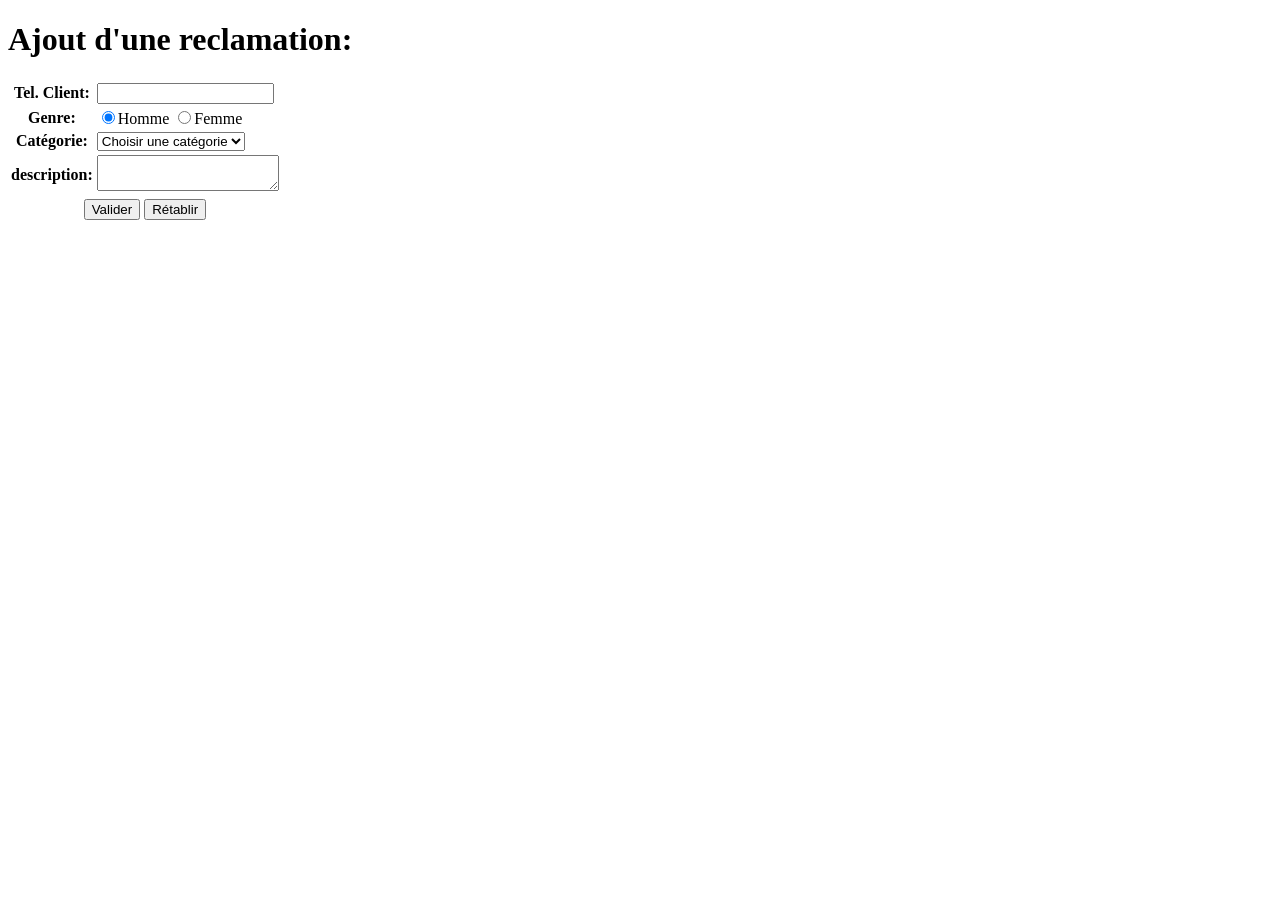
<file: SWreclamation01 - Copy/ajout.html>
<!doctype html>
<html>
	<head>
		<meta charset="utf-8">
		<title>TM - Ajouter une réclamation</title>
		<script type="text/javascript" src="controles.js"></script>
	</head>
	<body>
		<form id="form1" name="form1" method="post" onSubmit="return verif()" action="ajout.php">
			<h1>Ajout d'une reclamation:</h1>
			<table>
				<tr>
					<th><label for="tel">Tel. Client:</label></th>
					<td><input type="text" name="tel" id="tel"></td>
				</tr>
				<tr>
					<th><label>Genre:</label></th>
					<td>
						<label>
							<input name="genre" type="radio" id="genre_0" value="H" checked="checked">Homme
						</label>
						<label>
							<input type="radio" name="genre" value="F" id="genre_1">Femme
						</label>
					</td>
				</tr>
				<tr>
					<th>
						<label for="cat">Catégorie:</label>
					</th>
					<td>
					  <select name="cat" id="cat">
							<option value="0">Choisir une catégorie</option>
							<option value="1">Authentification</option>
							<option value="2">Branchement</option>
							<option value="3">Synchronisation</option>
							<option value="4">Autres</option>
					  </select>
					</td>
				</tr>
				<tr>
					<th>
						<label for="desc">description:</label>
					</th>
					<td>
						  <textarea name="desc" id="desc"></textarea>
					</td>
				</tr>
				<tr>
					<th colspan="2">
						<input type="submit" name="submit" id="submit" value="Valider">
						<input type="reset" name="reset" id="reset" value="Rétablir">
					</th>
				</tr>
			</table>

		</form>
	</body>
</html>
</file>
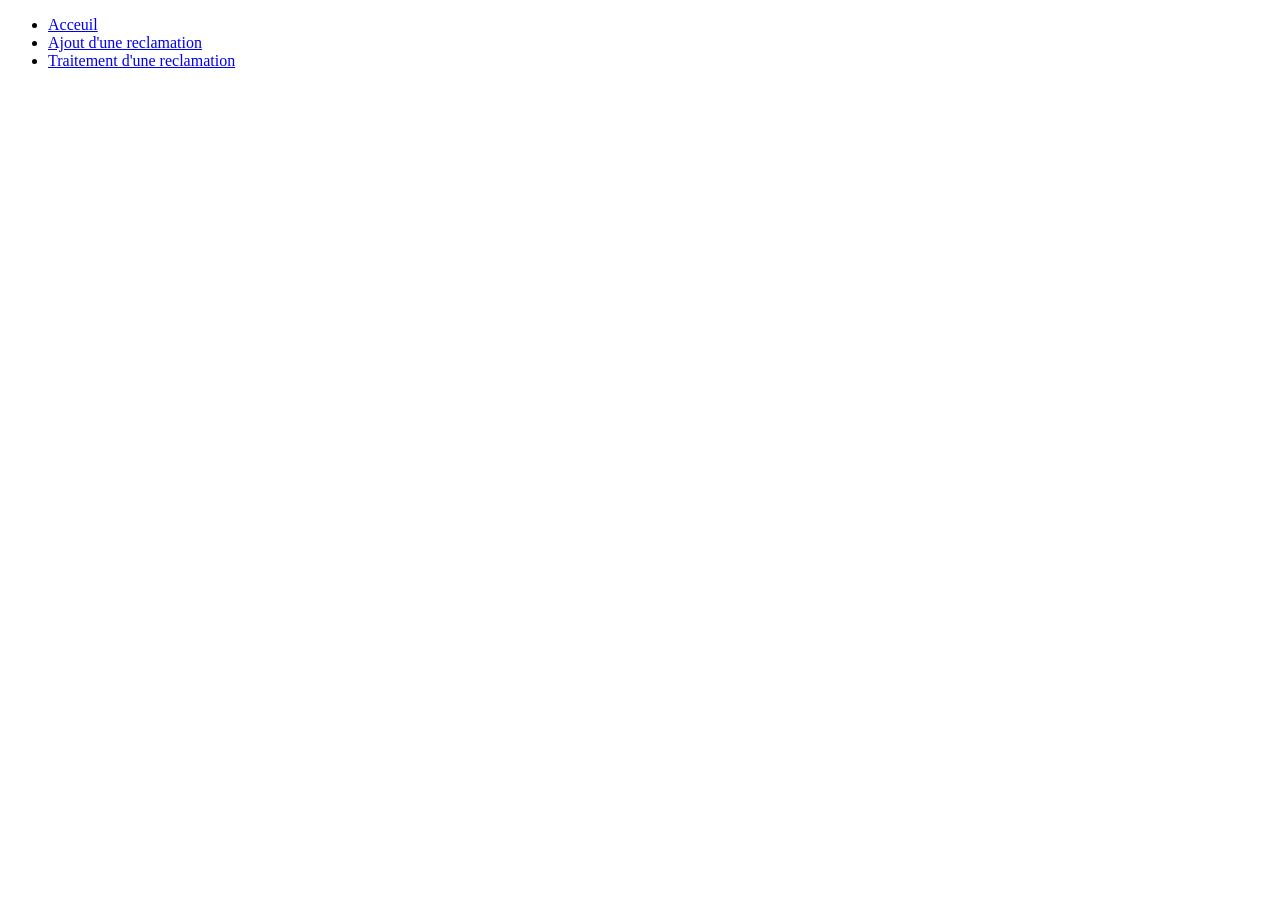
<file: SWreclamation01 - Copy/liens.html>
<!doctype html>
<html>
	<head>
		<meta charset="utf-8">
		<title>TM - Page liens</title>
	</head>
	<body>
		<ul>
			<li><a href="accueil.php" target="f2">Acceuil</a></li>
			<li><a href="ajout.html" target="f2">Ajout d'une reclamation</a></li>
			<li><a href="traitement.html" target="f2">Traitement d'une reclamation</a></li>
		</ul>
	</body>
</html>
</file>
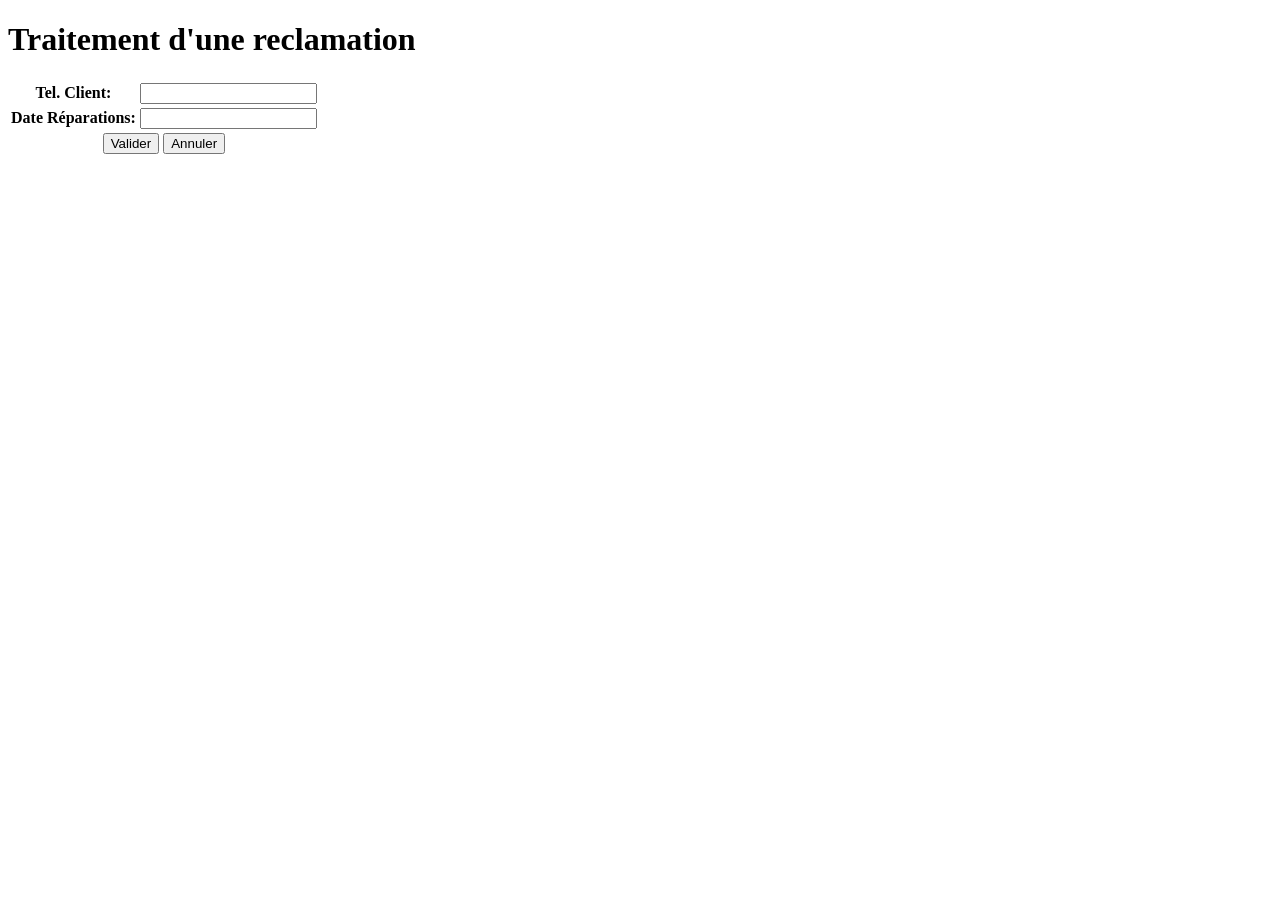
<file: SWreclamation01 - Copy/traitement.html>
<!doctype html>
<html>
	<head>
		<meta charset="utf-8">
		<title>TM - Traitement</title>
		<script type="text/javascript" src="controles.js"></script>
		<link href="style.css" rel="stylesheet" type="text/css">
	</head>
	<body>
		<form action="traitement.php" method="post" onSubmit="return verif2()">
			<h1>Traitement d'une reclamation</h1>
			<table border="0">
				<tr>
					<th>
						<label for="tel">Tel. Client:</label>
					</th>
					<td>
					     <input type="text" name="tel" id="tel">
					</td>
				</tr>
				<tr>
					<th>
						<label for="daterep">Date Réparations:</label>
					</th>
					<td>
					    <input type="text" name="daterep" id="daterep">					
					</td>
				</tr>
				<tr>
					<th colspan="2">
						<input type="submit" name="submit" id="submit" value="Valider">
						<input type="reset" name="reset" id="reset" value="Annuler">
					</th>
				</tr>
			</table>
		</form>
	</body>
</html>
</file>
<file: styles.css>
header{
	height: 150px;
	box-shadow: 4px 2px 2px black;
	border: solid;
	border-radius: 10px;
	background: linear-gradient(45deg, #667eea, #764ba2, #667eea, #764ba2);
    background-size: 400% 400%;
    animation: gradientFlow 8s ease infinite;
	
}

#titre{
	position: absolute;
	top: 35px;
	left: 650px;
	background: linear-gradient(
    to right,
    #ff0000,
    #ff7f00,
    #ffff00,
    #00ff00,
    #0000ff,
    #4b0082,
    #9400d3
  );
 background-size: 200% auto;
  -webkit-background-clip: text;
  background-clip: text;
  -webkit-text-fill-color: transparent;
  transition: transform 0.3s ease;
  animation: rainbow 3s linear infinite;
	
}
#titre:hover{
	 transform: scale(1.5);
}
@keyframes rainbow {
  to {
    background-position: 200% center;
  }
}
#icon{
	height: 80px;
	position: absolute;
	top: 50px;
	right: 50px;
	border-radius: 50px;
	transition: transform 0.3s ease;
}
#icon:hover{
	transform: scale(1.5);
	
}
@keyframes gradientFlow {
  0% {
    background-position: 0% 50%;
  }
  50% {
    background-position: 100% 50%;
  }
  100% {
    background-position: 0% 50%;
  }
}
nav{
	width: 150px;
	position: relative;
	top: 130px;
	left: 630px;
	
}
a {
  display: inline-block;
  transition: all 0.3s ease;
  text-decoration: none;
  color: yellow;
  
  font-size: 16px;
  font-weight: 500;
  background:
   linear-gradient(
    to right,
    #ff0000,
    #ff7f00,
    #ffff00,
    #00ff00,
    #0000ff,
    #4b0082,
    #9400d3
  );
 background-size: 200% auto;
  -webkit-background-clip: text;
  background-clip: text;
  -webkit-text-fill-color: transparent;
  transition: transform 0.3s ease;
  animation: rainbow 3s linear infinite;
}

a:hover {
  transform: translateY(-8px) scale(1.15);
  color: #ff6b6b;
  text-shadow: 0 5px 15px rgba(0, 0, 0, 0.2);
}
main{
	
	margin-top: 10px;
	height: 470px;
}
footer{
	border: solid;
	border-radius: 10px;
	background: linear-gradient(45deg, #667eea, #764ba2, #667eea, #764ba2);
    background-size: 400% 400%;
    animation: gradientFlow 8s ease infinite;
	height: 70px;
	margin-top: 10px;
	
}
iframe{
	height: 470px;
	width: 80%;
}
aside{
	height: 100%;
	width: 19%;
	float: right;
	overflow-y: scroll;
  	overflow-x: hidden;
	border-radius: 10px;
	
}
aside img {
  width: 200px;
  height: 200px;
  object-fit: cover;
  cursor: pointer;
  transition: transform 0.3s ease;
  border-radius: 8px;
  box-shadow: 0 4px 8px rgba(0, 0, 0, 0.2);
}

aside img:hover {
  transform: scale(1.05);
}
</file>
<file: Application1php - Copy/styles.css>
@charset "utf-8";
/* CSS Document */
body{width: 100%;
 margin: 10px; 
padding: 10px;
}
nav{
    width: 28%;
    height: 480px;
    border: 2px solid blueviolet;
    margin: 10px;
    border-radius: 10px;
    float: left;
}

main{
    width: 68%;
    height: 480px;
    border: 2px solid rgb(5, 182, 5);
    border-radius: 10px;
    margin: 10px;
    float: left;
}
iframe{width: 100%;
height: 100%;}
a{
text-align: center; 
	width: 300px; 
	height: 50px;
background-color: rgba(94, 156,226, 0.418);
border-radius: 10px; 
	color:rgb(160, 8, 59); 
	font-size: x-large;
text-decoration: none;
padding: 10px; 
	margin-top: 25px; 
	margin-bottom: 25
		px; 
	transition: width 1s;
}
a:hover{
width: 350px;
background-color: rgb(16, 219, 43); 
	color: azure;

}
</file>
<file: bdmouheb/mesStyles.css>
﻿ header, footer { background-color : gray;
  			      color : #fff; 
 				  text-align : center;}
 				  
 nav { width  : 30%;
	   height : 450px;
	   color :black; 
	   float:left;
	   background-color: #f2f6f7;}
 
 section { width : 70%;
		   height : 450px;
		   float:left;
		   background-color : #e9f1f5;}

iframe { border-style:none;
		 width  : 96%;
		 height : 97%; }

fieldset { width  : 95%;
		   height : 97%; }
legend { font-weight: bold;
		 font-size: 20px;}
		 
.btn { float:right; }
label{
	font-weight: bold;
	font-size: 16px;
	font-style: italic;
}
</file>
<file: SWreclamation01 - Copy/style.css>
@charset "utf-8";
/* CSS Document */
nav
{
	width: 300px;
	float: left;
	
}
main
{
	width: 700px;
	height: 700px;
	float: left;
	
}
iframe {
	width: 100%;
	height: 100%;
	border: 0px;
	
}
</file>
